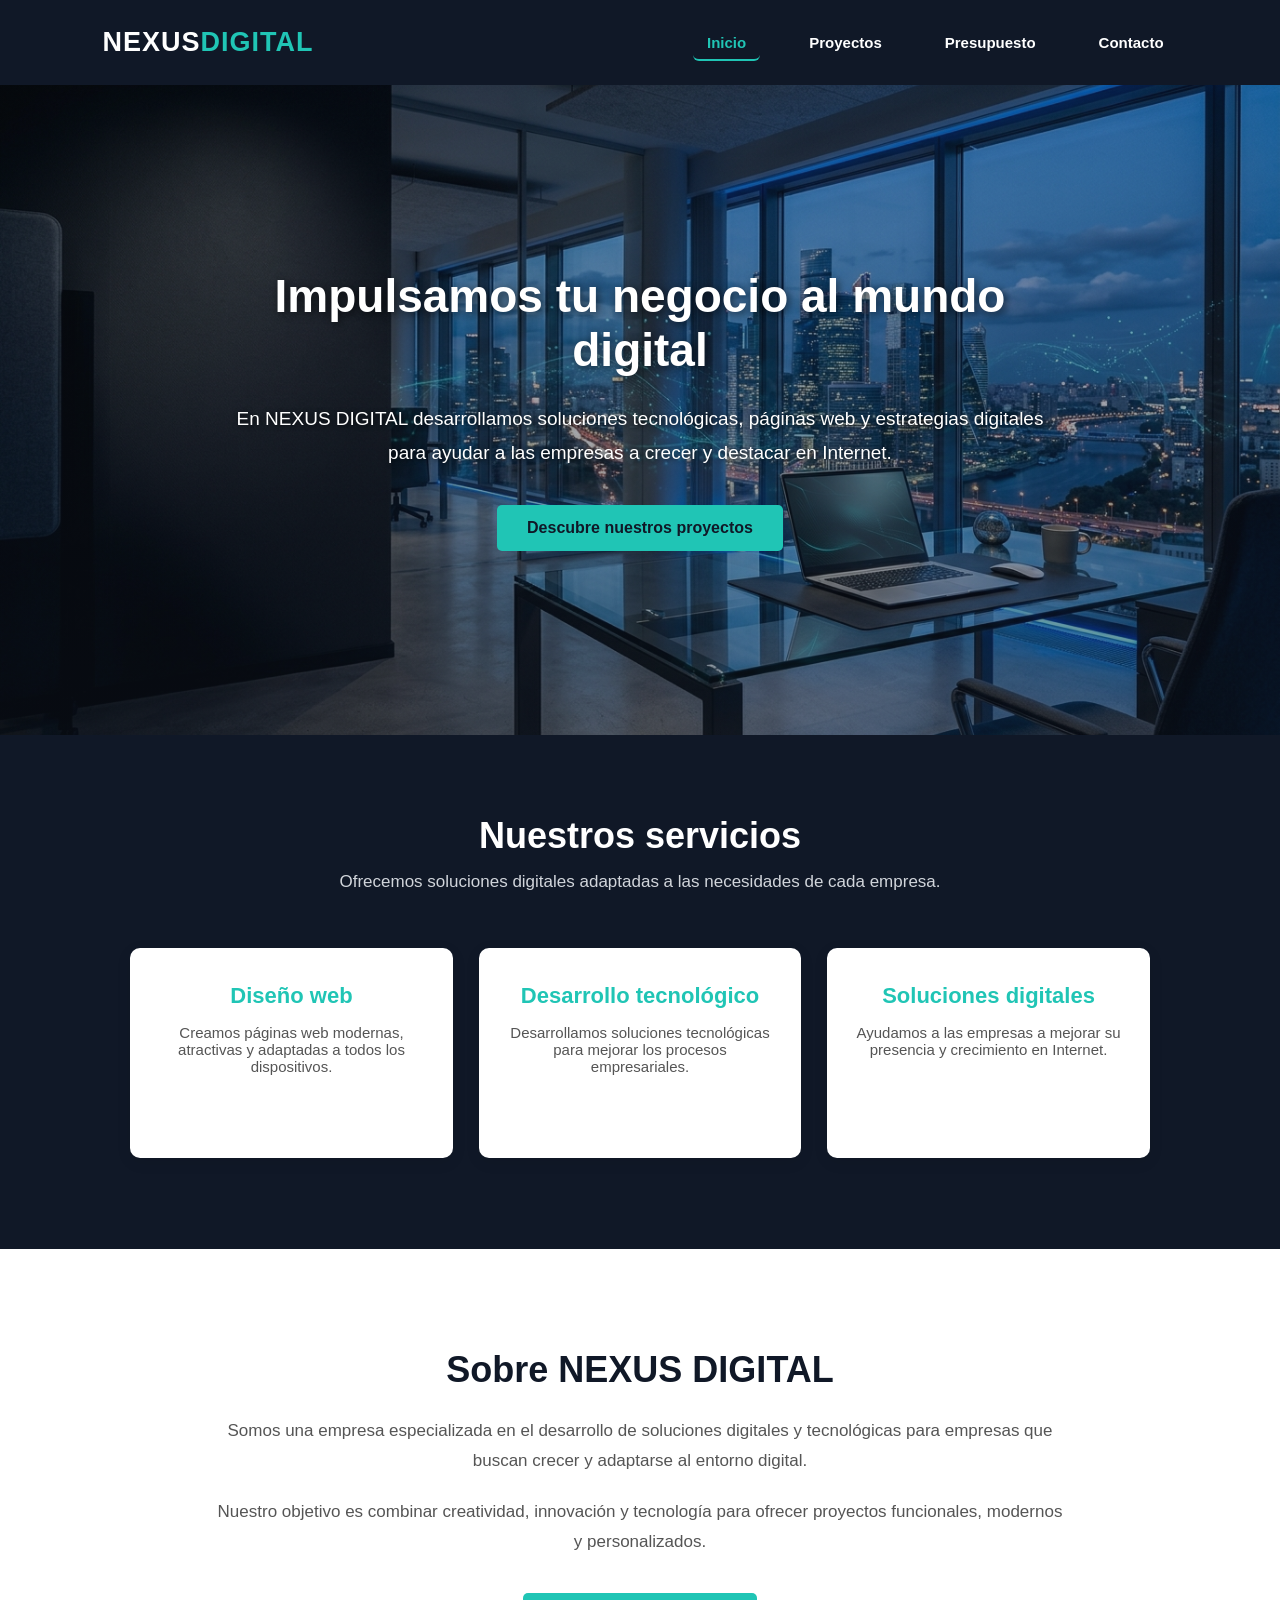
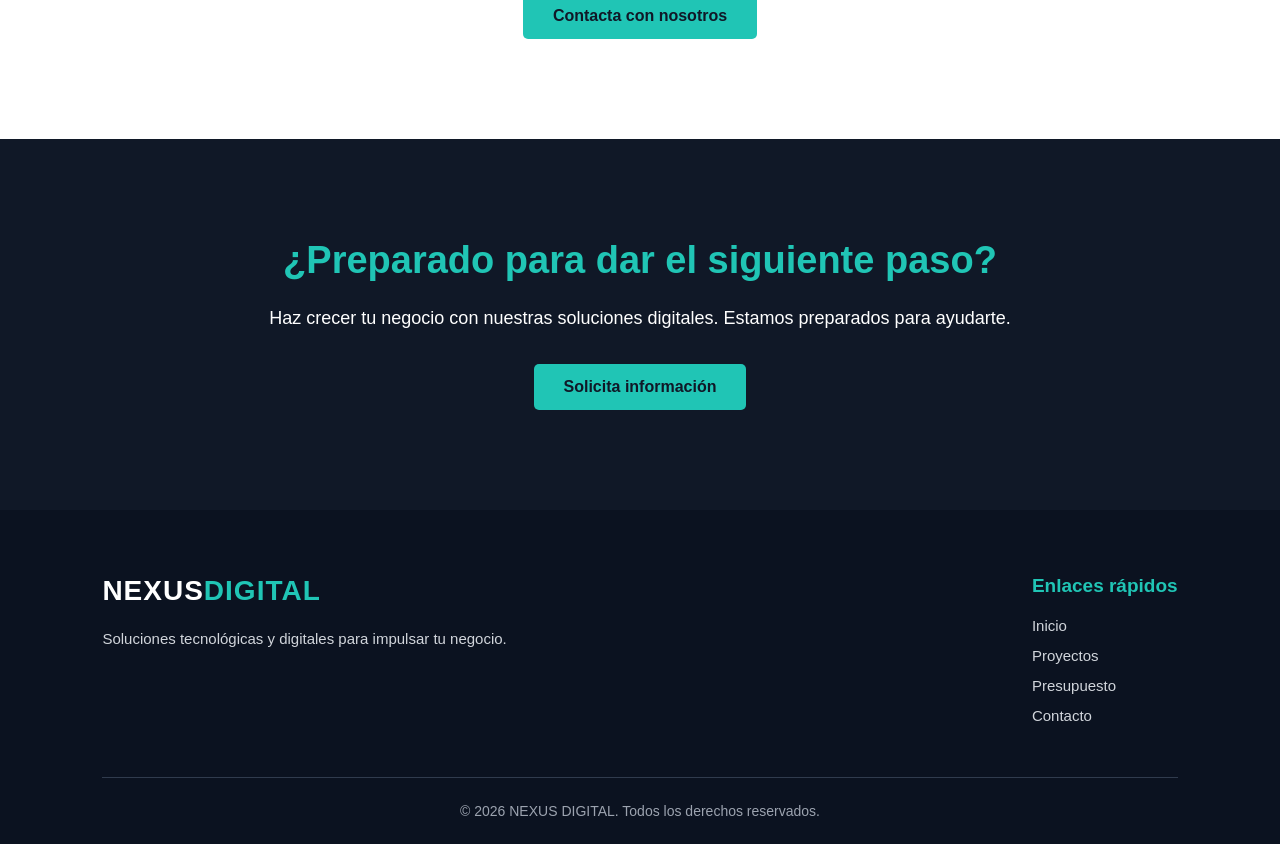
<file: index.html>
<!DOCTYPE html>
<html lang="es">

<head>
    <!-- Configuración del documento -->
    <meta charset="UTF-8">
    <meta name="viewport" content="width=device-width, initial-scale=1.0">

    <!-- Información de la página -->
    <title>NEXUS DIGITAL | Soluciones Tecnológicas</title>

    <meta name="description" content="NEXUS DIGITAL: diseño web, desarrollo tecnológico y soluciones digitales para empresas.">

    <!-- Conexión con nuestra hoja de estilos -->
    <link rel="stylesheet" href="css/style.css">

</head>

<body>

    <!-- ============================================
         CABECERA Y MENÚ DE NAVEGACIÓN
    ============================================== -->

    <header>

        <!-- Logotipo y nombre de la empresa -->
        <div class="logo">
            <a href="index.html">NEXUS<span>DIGITAL</span></a>
        </div>

        <!-- Menú principal -->
        <nav>
            <ul>
                <li><a href="index.html" class="activo">Inicio</a></li>
                <li><a href="portfolio.html">Proyectos</a></li>
                <li><a href="presupuesto.html">Presupuesto</a></li>
                <li><a href="contacto.html">Contacto</a></li>
            </ul>
        </nav>

    </header>


    <!-- ===========================================
         CONTENIDO PRINCIPAL
    ============================================= -->

    <main>

        <!-- ========================================
             SECCIÓN 1: PRESENTACIÓN PRINCIPAL
        ========================================== -->

        <section class="hero">

            <div class="hero-contenido">

                <h1>Impulsamos tu negocio al mundo digital</h1>

                <p>
                    En NEXUS DIGITAL desarrollamos soluciones tecnológicas,
                    páginas web y estrategias digitales para ayudar a las
                    empresas a crecer y destacar en Internet.
                </p>

                <a href="portfolio.html" class="boton">
                    Descubre nuestros proyectos
                </a>

            </div>

        </section>


        <!-- ========================================
             SECCIÓN 2: NUESTROS SERVICIOS
        ========================================== -->

        <section class="servicios">

            <div class="servicios-contenido">

                <h2>Nuestros servicios</h2>

                <p>
                    Ofrecemos soluciones digitales adaptadas a las
                    necesidades de cada empresa.
                </p>

                <!-- Servicio 1 -->
                <article class="servicio">

                    <h3>Diseño web</h3>

                    <p>
                        Creamos páginas web modernas, atractivas
                        y adaptadas a todos los dispositivos.
                    </p>

                </article>

                <!-- Servicio 2 -->
                <article class="servicio">

                    <h3>Desarrollo tecnológico</h3>

                    <p>
                        Desarrollamos soluciones tecnológicas
                        para mejorar los procesos empresariales.
                    </p>

                </article>

                <!-- Servicio 3 -->
                <article class="servicio">

                    <h3>Soluciones digitales</h3>

                    <p>
                        Ayudamos a las empresas a mejorar su
                        presencia y crecimiento en Internet.
                    </p>

                </article>

            </div>

        </section>


        <!-- ========================================
             SECCIÓN 3: SOBRE NOSOTROS
        ========================================== -->

        <section class="sobre-nosotros">

            <div class="sobre-contenido">

                <h2>Sobre NEXUS DIGITAL</h2>

                <p>
                    Somos una empresa especializada en el desarrollo
                    de soluciones digitales y tecnológicas para empresas
                    que buscan crecer y adaptarse al entorno digital.
                </p>

                <p>
                    Nuestro objetivo es combinar creatividad,
                    innovación y tecnología para ofrecer proyectos
                    funcionales, modernos y personalizados.
                </p>

                <a href="contacto.html" class="boton">
                    Contacta con nosotros
                </a>

            </div>

        </section>


        <!-- ========================================
             SECCIÓN 4: LLAMADA A LA ACCIÓN
        ========================================== -->

        <section class="llamada-accion">

            <div class="llamada-contenido">

                <h2>¿Preparado para dar el siguiente paso?</h2>

                <p>
                    Haz crecer tu negocio con nuestras soluciones
                    digitales. Estamos preparados para ayudarte.
                </p>

                <a href="contacto.html" class="boton">
                    Solicita información
                </a>

            </div>

        </section>

    </main>


    <!-- =========================================
         PIE DE PÁGINA
    =========================================== -->

    <footer>

        <div class="footer-contenido">

            <!-- Información de la empresa -->
            <div class="footer-logo">

                <a href="index.html">
                    NEXUS<span>DIGITAL</span>
                </a>

                <p>
                    Soluciones tecnológicas y digitales
                    para impulsar tu negocio.
                </p>

            </div>

            <!-- Enlaces de navegación -->
            <div class="footer-enlaces">

                <h3>Enlaces rápidos</h3>

                <ul>
                    <li><a href="index.html">Inicio</a></li>
                    <li><a href="portfolio.html">Proyectos</a></li>
                    <li><a href="presupuesto.html">Presupuesto</a></li>
                    <li><a href="contacto.html">Contacto</a></li>
                </ul>

            </div>

        </div>

        <!-- Derechos de autor -->
        <div class="footer-derechos">

            <p>
                &copy; 2026 NEXUS DIGITAL.
                Todos los derechos reservados.
            </p>

        </div>

    </footer>

</body>

</html>
</file>
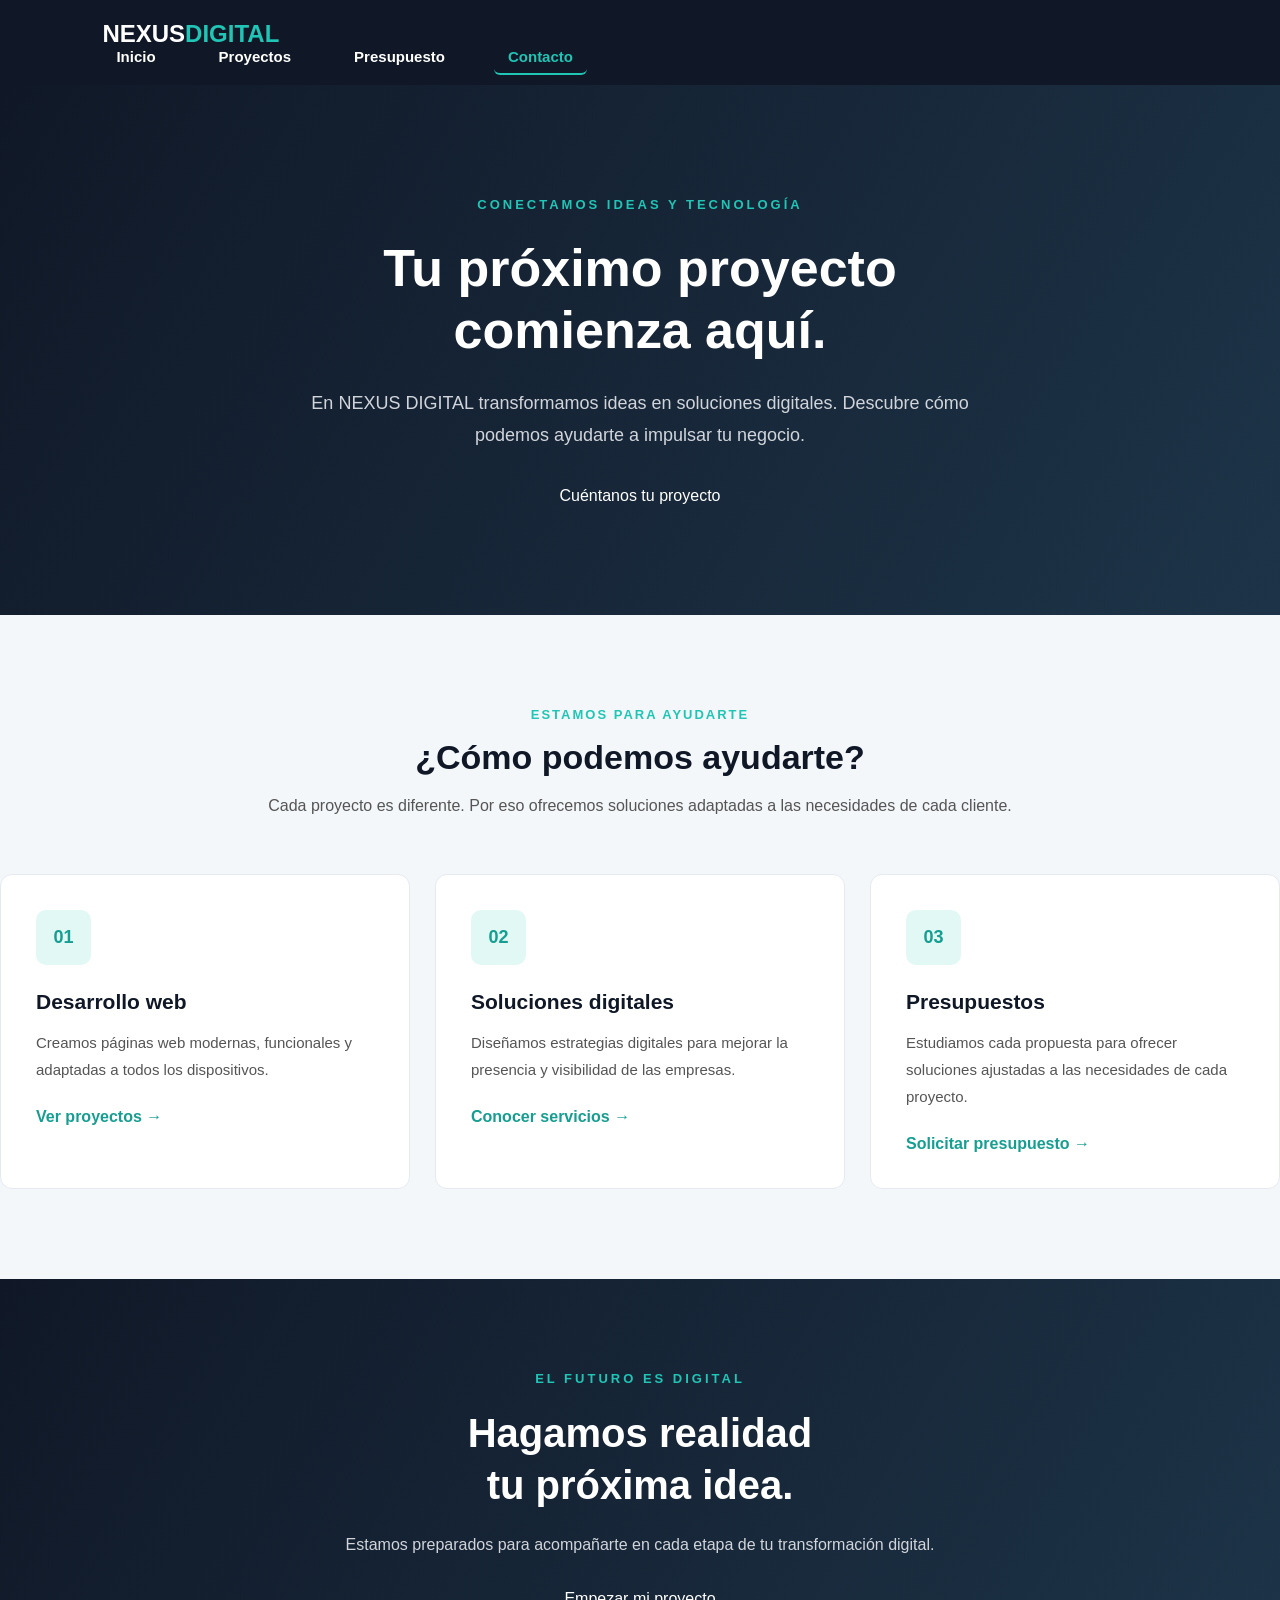
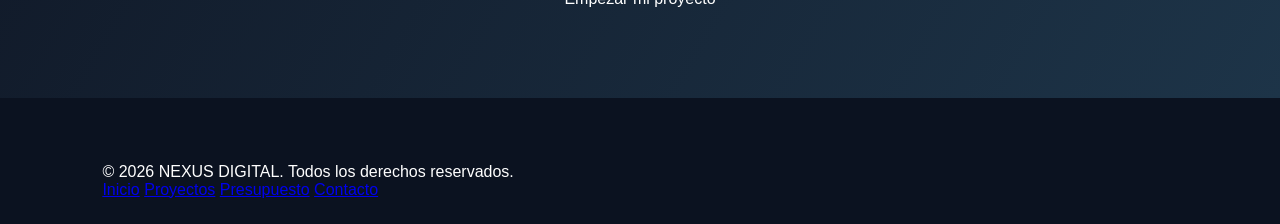
<file: contacto.html>
<!DOCTYPE html>
<html lang="es">

<head>
    <meta charset="UTF-8">
    <meta name="viewport" content="width=device-width, initial-scale=1.0">

    <meta name="description" content="Conoce cómo NEXUS DIGITAL puede ayudarte a desarrollar tu próximo proyecto digital.">

    <title>Contacto | NEXUS DIGITAL</title>

    <link rel="stylesheet" href="css/style.css">
</head>

<body>

    <!-- CABECERA -->
    <header>
        <div class="contenedor">

            <a href="index.html" class="logo">
                NEXUS<span>DIGITAL</span>
            </a>

            <nav>
                <ul>
                    <li><a href="index.html">Inicio</a></li>
                    <li><a href="portfolio.html">Proyectos</a></li>
                    <li><a href="presupuesto.html">Presupuesto</a></li>
                    <li><a href="contacto.html" class="activo">Contacto</a></li>
                </ul>
            </nav>

        </div>
    </header>

    <main>

        <!-- PRESENTACIÓN -->
        <section class="contacto-hero">

            <div class="contenedor">

                <span class="contacto-etiqueta">
                    CONECTAMOS IDEAS Y TECNOLOGÍA
                </span>

                <h1>
                    Tu próximo proyecto<br>
                    comienza aquí.
                </h1>

                <p>
                    En NEXUS DIGITAL transformamos ideas en soluciones digitales.
                    Descubre cómo podemos ayudarte a impulsar tu negocio.
                </p>

                <a href="presupuesto.html" class="boton">
                    Cuéntanos tu proyecto
                </a>

            </div>

        </section>


        <!-- SERVICIOS DE ATENCIÓN -->
        <section class="contacto-servicios">

            <div class="contenedor">

                <div class="contacto-titulo">

                    <span>ESTAMOS PARA AYUDARTE</span>

                    <h2>
                        ¿Cómo podemos ayudarte?
                    </h2>

                    <p>
                        Cada proyecto es diferente. Por eso ofrecemos soluciones
                        adaptadas a las necesidades de cada cliente.
                    </p>

                </div>


                <div class="contacto-tarjetas">

                    <!-- TARJETA 1 -->
                    <article class="contacto-card">

                        <div class="contacto-icono">
                            01
                        </div>

                        <h3>Desarrollo web</h3>

                        <p>
                            Creamos páginas web modernas, funcionales y adaptadas
                            a todos los dispositivos.
                        </p>

                        <a href="portfolio.html">
                            Ver proyectos →
                        </a>

                    </article>


                    <!-- TARJETA 2 -->
                    <article class="contacto-card">

                        <div class="contacto-icono">
                            02
                        </div>

                        <h3>Soluciones digitales</h3>

                        <p>
                            Diseñamos estrategias digitales para mejorar la
                            presencia y visibilidad de las empresas.
                        </p>

                        <a href="index.html">
                            Conocer servicios →
                        </a>

                    </article>


                    <!-- TARJETA 3 -->
                    <article class="contacto-card">

                        <div class="contacto-icono">
                            03
                        </div>

                        <h3>Presupuestos</h3>

                        <p>
                            Estudiamos cada propuesta para ofrecer soluciones
                            ajustadas a las necesidades de cada proyecto.
                        </p>

                        <a href="presupuesto.html">
                            Solicitar presupuesto →
                        </a>

                    </article>

                </div>

            </div>

        </section>


        <!-- LLAMADA A LA ACCIÓN -->
        <section class="contacto-cta">

            <div class="contenedor">

                <span>EL FUTURO ES DIGITAL</span>

                <h2>
                    Hagamos realidad<br>
                    tu próxima idea.
                </h2>

                <p>
                    Estamos preparados para acompañarte en cada etapa
                    de tu transformación digital.
                </p>

                <a href="presupuesto.html" class="boton">
                    Empezar mi proyecto
                </a>

            </div>

        </section>

    </main>


    <!-- PIE DE PÁGINA -->
    <footer>

        <div class="contenedor">

            <p>
                &copy; 2026 NEXUS DIGITAL. Todos los derechos reservados.
            </p>

            <div class="footer-enlaces">

                <a href="index.html">Inicio</a>
                <a href="portfolio.html">Proyectos</a>
                <a href="presupuesto.html">Presupuesto</a>
                <a href="contacto.html">Contacto</a>

            </div>

        </div>

    </footer>

</body>
</html>
</file>
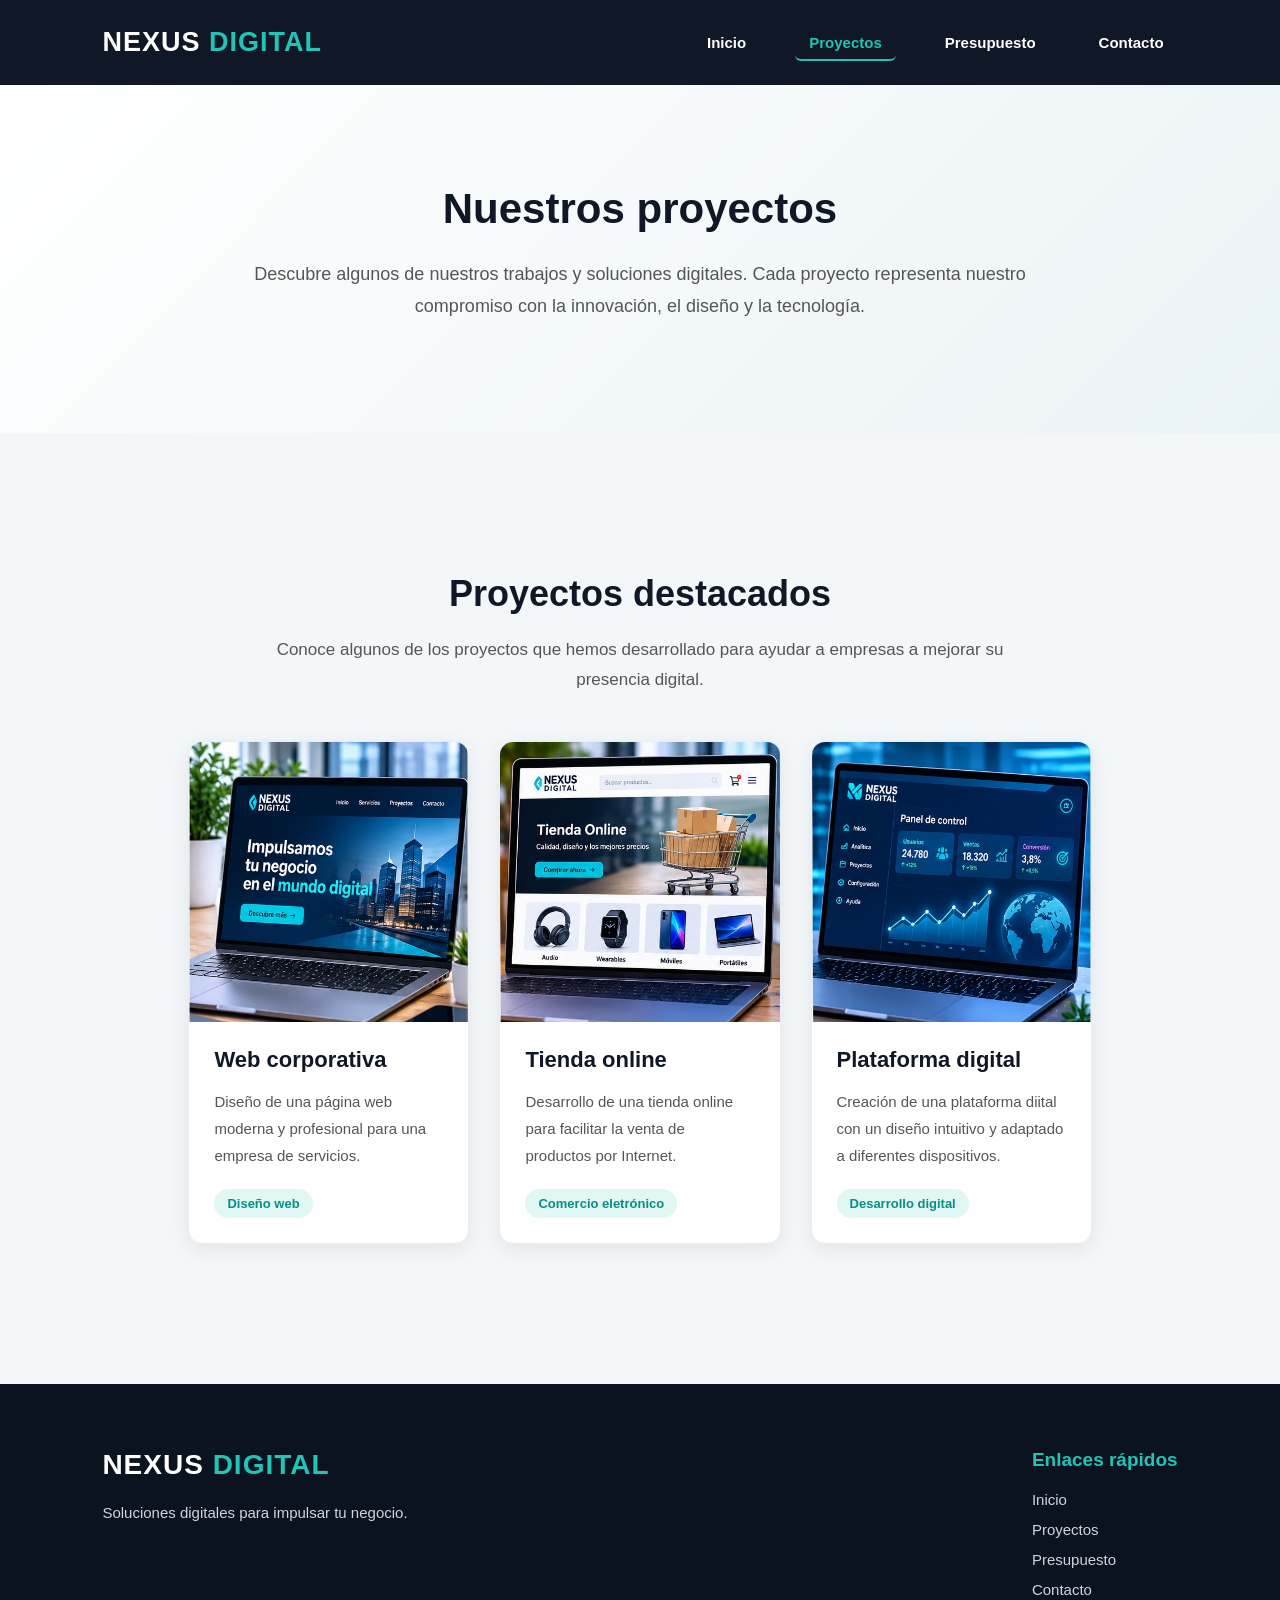
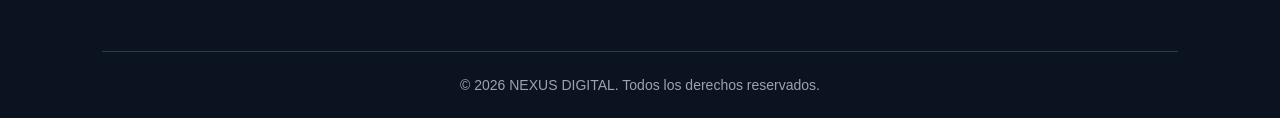
<file: portfolio.html>
<!DOCTYPE html>
<html lang="es">

<head>
    <meta charset="UTF-8">
    <meta name="viewport" content="width=device-width, initial-scale=1.0">
    <meta name="description" content="Descubre los proyectos y trabajos realizados por NEXUS DIGITAL.">
    <title>Proyectos | NEXUS DIGITAL</title>

    <link rel="stylesheet" href="css/style.css">

</head>

<body>

    <!-- CABECERA -->

    <header>

        <div class="logo">
            <a href="index.html">NEXUS <span>DIGITAL</span></a>

        </div>

        <nav>

            <ul>
                <li><a href="index.html">Inicio</a></li>
                <li><a href="portfolio.html" class="activo">Proyectos</a></li>
                <li><a href="presupuesto.html">Presupuesto</a></li>
                <li><a href="contacto.html">Contacto</a></li>

            </ul>
        </nav>
    </header>

    <!-- CONTENIDO PRINCIPAL -->

    <main>

        <!-- PRESENTACIÓN DEL PORTFOLIO -->

        <section class="portfolio-hero">
            <div class="portfolio-contenido">
                <h1>Nuestros proyectos</h1>

                <p>
                    Descubre algunos de nuestros trabajos y soluciones digitales.
                    Cada proyecto representa nuestro compromiso con la innovación,
                    el diseño y la tecnología.

                </p>
            </div>
        </section>

        <!-- GALERÍA DE PROYECTOS -->

        <section class="proyectos">

            <div class="proyectos-contenido">

                <h2>Proyectos destacados</h2>

                <p>
                    Conoce algunos de los proyectos que hemos desarrollado
                    para ayudar a empresas a mejorar su presencia digital.
                </p>

                <div class="proyectos-grid">

                    <!-- PROYECTOS 1 -->

                    <article class="proyecto-card">

                        <div class="proyecto-imagen">
                            <img src="img/proyectos/proyecto1.jpg" alt="Diseño de página web corporativa">
                            </div>

                            <div class="proyecto-info">

                                <h3>Web corporativa</h3>

                                <p>
                                    Diseño de una página web moderna y profesional
                                    para una empresa de servicios.
                                </p>

                                <span>Diseño web</span>

                               </div>

                    </article>

                    <!-- PROYECTO 2 -->

                    <article class="proyecto-card">

                        <div class="proyecto-imagen">
                            <img src="img/proyectos/proyecto2.jpg" alt="Tienda online de productos">

                        </div>

                        <div class="proyecto-info">

                            <h3>Tienda online</h3>

                            <p>
                                Desarrollo de una tienda online para facilitar
                                la venta de productos por Internet.
                            </p>

                            <span>Comercio eletrónico</span>

                        </div>

                    </article>

                    <!-- PROYECTO 3 -->

                    <article class="proyecto-card">

                        <div class="proyecto-imagen">
                            <img src="img/proyectos/proyecto3.jpg" alt="Diseño de plataforma tecnológica">

                        </div>

                        <div class="proyecto-info">

                            <h3>Plataforma digital</h3>

                            <p>
                                Creación de una plataforma diital con un diseño
                                intuitivo y adaptado a diferentes dispositivos.
                            </p>

                            <span>Desarrollo digital</span>

                        </div>

                    </article>

                </div>

            </div>

        </section>

    </main>

    <!-- PIE DE PÁGINA -->

    <footer>

        <div class="footer-contenido">
            <div class="footer-logo">
                <a href="index.html">NEXUS <span>DIGITAL</span></a>

                <p>

                    Soluciones digitales para impulsar tu negocio.

                </p>

            </div>

            <div class="footer-enlaces">

                <h3>Enlaces rápidos</h3>

                <ul>
                    <li><a href="index.html">Inicio</a></li>
                    <li><a href="portfolio.html">Proyectos</a></li>
                    <li><a href="presupuesto.html">Presupuesto</a></li>
                    <li><a href="contacto.html">Contacto</a></li>

                </ul>
            </div>
        </div>

        <div class="footer-derechos">

            <p>
                © 2026 NEXUS DIGITAL. Todos los derechos reservados.
            </p>

        </div>

    </footer>
    
</body>
</html>
</file>
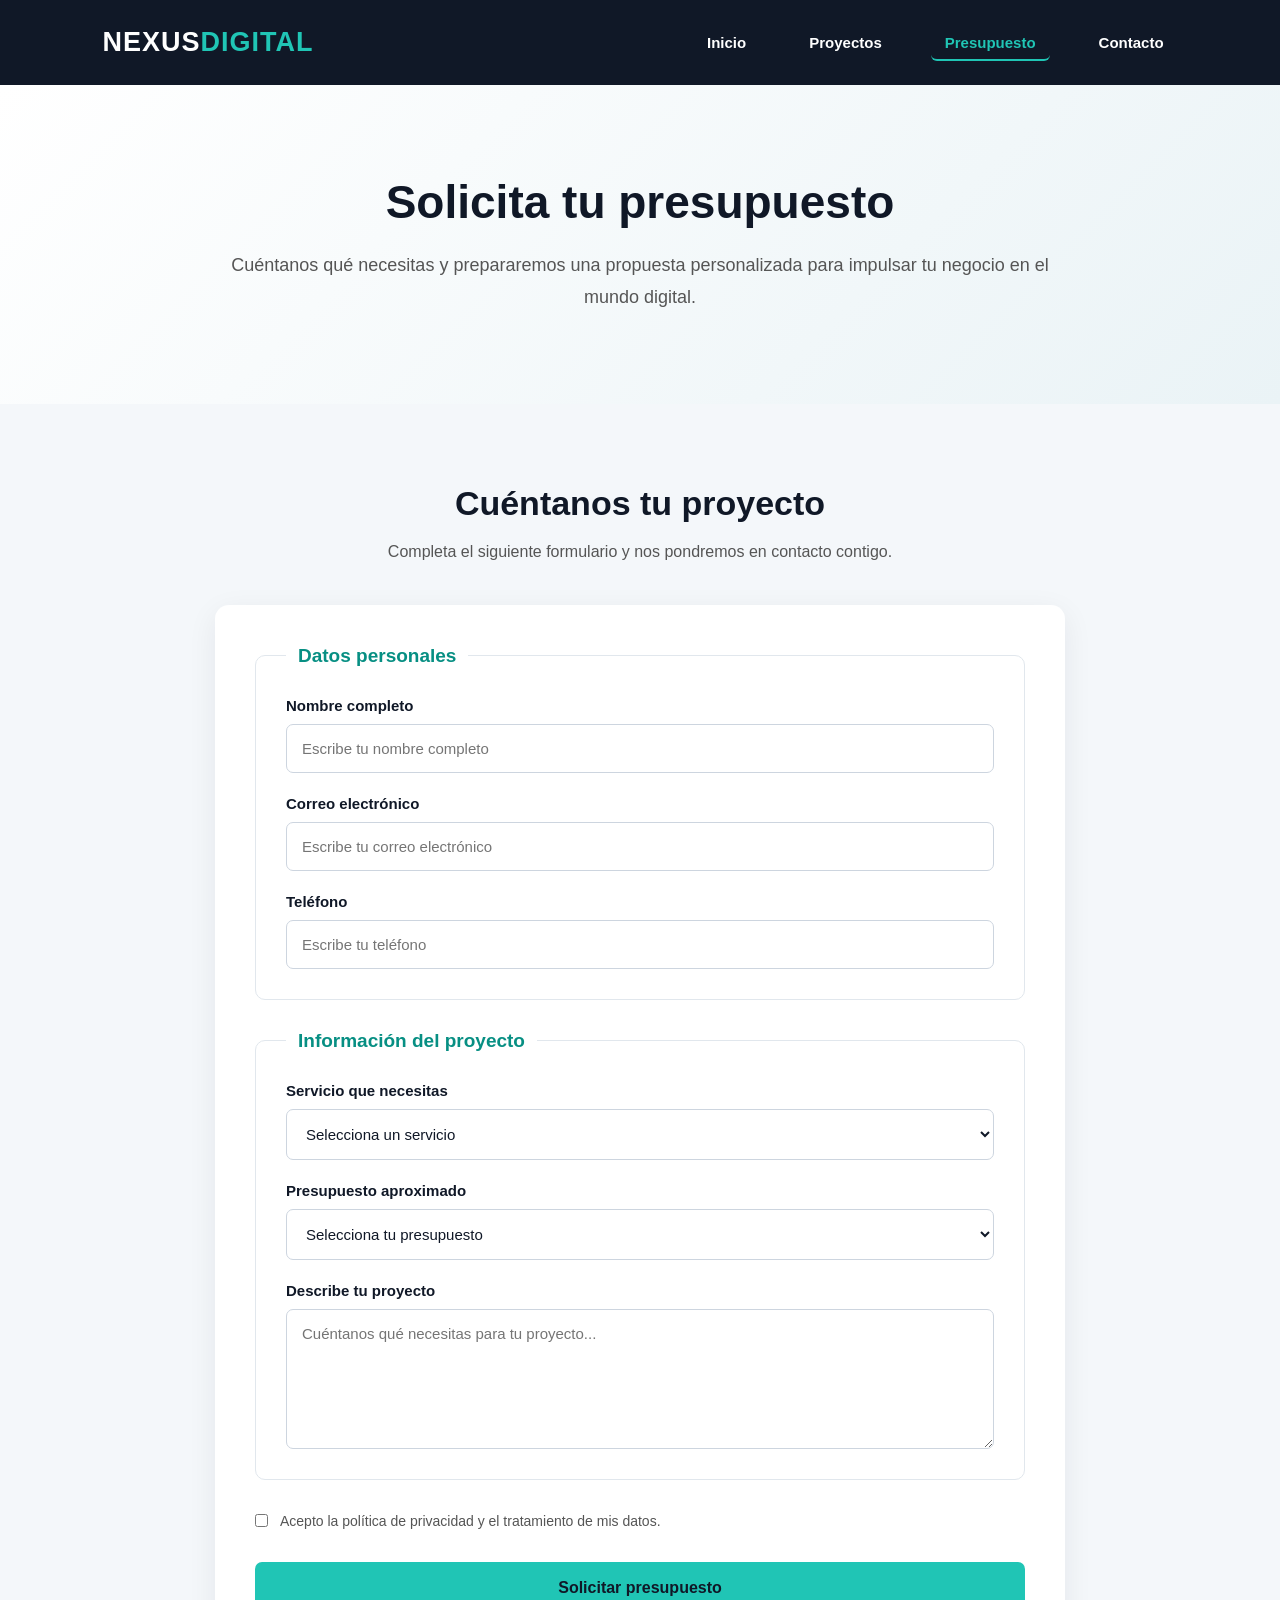
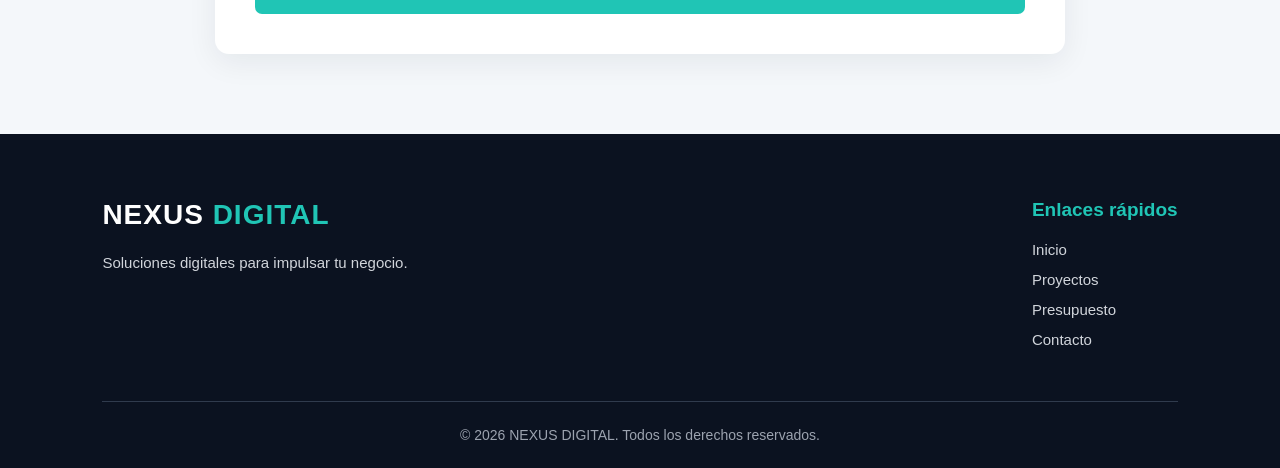
<file: presupuesto.html>
<!DOCTYPE html>
<html lang="es">

<head>
    <meta charset="UTF-8">
    <meta name="viewport" content="width=device-width, initial-scale=1.0">

    <meta name="description" content="Solicita un presupuesto personalizado para tu página web con NEXUS DIGITAL">

    <title>Presupuesto | NEXUS DIGITAL</title>

    <link rel="stylesheet" href="css/style.css">

</head>

<body>

    <!-- CABECERA -->

    <header>

        <div class="logo">
            <a href="index.html">NEXUS<span>DIGITAL</span></a>
        </div>

        <nav>

            <ul>
                <li><a href="index.html">Inicio</a></li>
                <li><a href="portfolio.html">Proyectos</a></li>
                <li><a href="presupuesto.html" class="activo">Presupuesto</a></li>
                <li><a href="contacto.html">Contacto</a></li>
            </ul>

        </nav>

    </header>

    <!-- CONTENIDO PRINCIPAL -->

    <main>

        <!-- PRESENTACIÓN DEL PRESUPUESTO -->

        <section class="presupuesto-hero">

            <div class="formulario-contenido">

                <h1>Solicita tu presupuesto</h1>

                <p>
                    Cuéntanos qué necesitas y prepararemos una propuesta
                    personalizada para impulsar tu negocio en el mundo digital.
                </p>

            </div>

        </section>

        <!-- FORMULARIO DEL PRESUPUESTO -->

        <section class="presupuesto-formulario">

            <div class="presupuesto-contenido">

                <h2>Cuéntanos tu proyecto</h2>

                <p>
                    Completa el siguiente formulario y nos pondremos
                    en contacto contigo.
                </p>

                <form action="#" method="post">

                    <!-- DATOS PERSONALES -->

                    <fieldset>

                        <legend>Datos personales</legend>

                        <div class="campo-formulario">

                            <label for="nombre">Nombre completo</label>

                            <input type="text"
                                id="nombre"
                                name="nombre"
                                placeholder="Escribe tu nombre completo"
                                required>

                        </div>

                        <div class="campo-formulario">

                            <label for="email">Correo electrónico</label>

                            <input type="email"
                                id="email"
                                name="email"
                                placeholder="Escribe tu correo electrónico"
                                required>

                        </div>

                        <div class="campo-formulario">

                            <label for="telefono">Teléfono</label>

                            <input type="tel"
                                id="telefono"
                                name="telefono"
                                placeholder="Escribe tu teléfono">

                        </div>

                    </fieldset>

                    <!-- INFORMACIÓN DEL PROYECTO -->

                    <fieldset>

                        <legend>Información del proyecto</legend>

                        <div class="campo-formulario">

                            <label for="servicio">Servicio que necesitas</label>

                            <select id="servicio" name="servicio" required>

                                <option value="">Selecciona un servicio</option>

                                <option value="web-corporativa">Página web corporativa</option>

                                <option value="tienda-online">Tienda online</option>

                                <option value="web-personalizada">Página web personalizada</option>

                                <option value="redes-sociales">Gestión de redes sociales</option>

                                <option value="otro">Otro servicio</option>

                            </select>

                        </div>

                        <div class="campo-formulario">

                            <label for="presupuesto">Presupuesto aproximado</label>

                            <select id="presupuesto" name="presupuesto" required>

                                <option value="">Selecciona tu presupuesto</option>

                                <option value="menos-500">Menos de 500 €</option>

                                <option value="500-1000">Entre 500 € y 1.000 €</option>

                                <option value="1000-2000">Entre 1.000 € y 2.000 €</option>

                                <option value="mas-2000">Más de 2.000 €</option>

                            </select>

                        </div>

                        <div class="campo-formulario">

                            <label for="descripcion">Describe tu proyecto</label>

                            <textarea id="descripcion"
                                name="descripcion"
                                rows="6"
                                placeholder="Cuéntanos qué necesitas para tu proyecto..."
                                required></textarea>

                        </div>

                    </fieldset>

                    <!-- PROTECCIÓN DE DATOS -->

                    <div class="campo-privacidad">

                        <input type="checkbox"
                            id="privacidad"
                            name="privacidad"
                            required>

                        <label for="privacidad">
                            Acepto la política de privacidad y el tratamiento de mis datos.
                        </label>

                    </div>

                    <!-- BOTÓN DE ENVÍO -->

                    <button type="submit" class="boton-presupuesto">
                        Solicitar presupuesto
                    </button>

                </form>

            </div>

        </section>

    </main>

    <!-- PIE DE PÁGINA -->

    <footer>

        <div class="footer-contenido">

            <div class="footer-logo">

                <a href="index.html">NEXUS <span>DIGITAL</span></a>

                <p>
                    Soluciones digitales para impulsar tu negocio.
                </p>

            </div>

            <div class="footer-enlaces">

                <h3>Enlaces rápidos</h3>

                <ul>
                    <li><a href="index.html">Inicio</a></li>
                    <li><a href="portfolio.html">Proyectos</a></li>
                    <li><a href="presupuesto.html">Presupuesto</a></li>
                    <li><a href="contacto.html">Contacto</a></li>
                </ul>

            </div>

        </div>

        <div class="footer-derechos">

            <p>
                © 2026 NEXUS DIGITAL. Todos los derechos reservados.
            </p>

        </div>

    </footer>

</body>
</html>
</file>
<file: css/style.css>
/* ==============================================
NEXUS DIGITAL
HOJA DE ESTILOS PRINCIPAL
=================================================*/

/* Eliminamos márgenes y espacios predeterminados */
*{
    margin: 0;
    padding: 0;
    box-sizing: border-box;

}

/* Configuración general de la página */
body {
    font-family: Arial, Helvetica, sans-serif;
    background-color: #F4F7FA;
    color: #101827;

}

/* ==================================================
CABECERA Y MENÚ DE NAVEGACIÓN
===================================================== */

header {
    width: 100%;
    min-height: 85px;
    background-color: #101827;
    display: flex;
    justify-content: space-between;
    align-items: center;
    padding: 0 8%;

}

/* Logotipo y nombre de empresa */
.logo a {
    color: #FFFFFF;
    text-decoration: none;
    font-size: 27px;
    font-weight: bold;
    letter-spacing: 1px;

}

/* Color especial para DIGITAL */
.logo span {
    color: #20C5B5;

}

/* Lista del menú */

nav ul {
    list-style: none;
    display: flex;
    align-items: center;
    gap: 35px;

}


/* Enlaces del menú */

nav ul li a {
    color: #FFFFFF;
    text-decoration: none;
    font-size: 15px;
    font-weight: bold;
    padding: 10px 14px;
    border-radius: 6px;
    transition: all 0.3s ease;
}

/* Efecto al pasar el ratón */
nav ul li a:hover {
    color: #20C5B5;
    background-color: rgba(32, 197, 181, 0.10);
}




/* Página actualmente seleccionada */

nav ul li a.activo {
    color: #20C5B5;
    border-bottom: 2px solid #20C5B5;
    padding-bottom: 8px;

}

/* ===================================================
        SECCIÓN 1: HERO - PRESENTACIÓN PRINCIPAL
=================================================== */



.hero {
    width: 100%;
    min-height: 650px;
    display: flex;
    align-items: center;
    justify-content: center;
    padding: 100px 8%;

    background-image: linear-gradient(
        rgba(16, 24, 39, 0.30),
        rgba(16, 24, 39, 0.45)
    ), url("../img/fondo-inicio.jpg");

    background-size: cover;
    background-position: center;
    background-repeat: no-repeat;

    text-align: center;
    color: #FFFFFF;
}



.hero-contenido {
    max-width: 850px;
    margin: 0 auto;

}


.hero h1 {
    color: #FFFFFF;
    font-size: 46px;
    margin-bottom: 25px;
    font-weight: 800;
    text-shadow: 2px 2px 8px rgba(0, 0, 0, 0.6);
}


.hero p {
    color: #FFFFFF;
    font-size: 19px;
    line-height: 1.8;
    margin-bottom: 35px;
    text-shadow: 1px 1px 5px rgba(0, 0, 0, 0.7);
}

.hero .boton {
    display: inline-block;
    background-color: #20C5B5; 
    color: #101827;
    text-decoration: none;
    padding: 14px 30px;
    border-radius: 5px;
    font-weight: bold;
    transition: background-color 0.3s ease;

}

.hero .boton:hover {
    background-color: #FFFFFF;

}

/* ====================================================
    SECCIÓN 2: NUESTROS SERVICIOS
===================================================== */


.servicios {
    width: 100%;
    padding: 80px 8%;
    background-color: #101827;
    text-align: center;
}


.servicios-contenido {
    max-width: 1200px;
    margin: 0 auto;

}


.servicios h2 {
    font-size: 36px;
    color: #FFFFFF;
    margin-bottom: 15px;
}



.servicios-contenido > p {
    font-size: 17px;
    color: #D1D5DB;
    margin-bottom: 45px;
}


/* Tarjetas indivíduales de servicios */

.servicio {
    display: inline-block;
    vertical-align: top;
    width: 30%;
    min-height: 210px;
    background-color: #FFFFFF;
    padding: 35px 25px;
    margin: 1%;
    border-radius: 10px;
    box-shadow: 0 4px 15px rgba(0, 0, 0, 0.08);
    transition: transform 0.3s ease;

}

/* Efecto al pasar el ratón */

.servicio:hover {
    transform: translateY(-8px);

}

.servicio h3 {
    color: #20C5B5;
    font-size: 22px;
    margin-bottom: 15px;

}

.servicio p {
    color: #555555;
    font-size: 15px;

}

/* ===============================================
    SECCIÓN 3: SOBRE NOSOTROS
================================================ */


.sobre-nosotros {
    width: 100%;
    padding: 100px 8%;
    background-color: #FFFFFF;
    text-align: center;
}


.sobre-contenido {
    max-width: 850px;
    margin: 0 auto;
    
}

.sobre-nosotros h2 {
    color: #101827;
    font-size: 36px;
    margin-bottom: 25px;

}

.sobre-nosotros p {
    color: #555555;
    font-size: 17px;
    line-height: 1.8;
    margin-bottom: 20px;

}

.sobre-nosotros .boton {
    display: inline-block;
    background-color: #20C5B5;
    color: #101827;
    text-decoration: none;
    padding: 14px 30px;
    margin-top: 15px;
    border-radius: 5px;
    font-weight: bold;
    transition: background-color 0.3s ease;

}

.sobre-nosotros .boton:hover {
    background-color: #101827;
    color: #FFFFFF;

}

/* =================================================
        SECCIÓN 4: LLAMADA A LA ACCIÓN
================================================= */


.llamada-accion {
    width: 100%;
    padding: 100px 8%;
    background-color: #101827;
    text-align: center;
}


.llamada-contenido {
    max-width: 850px;
    margin: 0 auto;

}


.llamada-accion h2 {
    color: #20C5B5;
    font-size: 38px;
    margin-bottom: 20px;
    font-weight: 800;
}



.llamada-accion p {
    color: #FFFFFF;
    font-size: 18px;
    line-height: 1.8;
    margin-bottom: 30px;
}


.llamada-accion .boton {
    display: inline-block;
    background-color: #20C5B5;
    color: #101827;
    text-decoration: none;
    padding: 14px 30px;
    border-radius: 5px;
    font-weight: bold;
    transition: background-color 0.3s ease;

}

.llamada-accion .boton:hover {
    background-color: #FFFFFF;

}


/* ====================================================
        PIE DE PÁGINA (FOOTER)
===================================================== */

footer {
    width: 100%;
    background-color: #0b1220;
    color: #FFFFFF;
    padding: 65px 8% 25px;
}

/* Contenedor principal del footer */

.footer-contenido {
    max-width: 1200px;
    margin: 0 auto;
    display: flex;
    justify-content: space-between;
    align-items: flex-start;
    gap: 50px;
    padding-bottom: 40px;
}

/* Logotipo del footer */

.footer-logo a {
    color: #FFFFFF;
    font-size: 28px;
    font-weight: 800;
    text-decoration: none;
    letter-spacing: 1px;
}

.footer-logo a span {
    color: #20C5B5;
}

.footer-logo p {
    color: #D1D5DB;
    margin-top: 18px;
    font-size: 15px;
    line-height: 1.8;
}

/* Enlaces del footer */

.footer-enlaces h3 {
    color: #20C5B5;
    font-size: 19px;
    margin-bottom: 20px;
}

.footer-enlaces ul {
    list-style: none;
    padding: 0;
}

.footer-enlaces ul li {
    margin-bottom: 12px;
}

.footer-enlaces ul li a {
    color: #D1D5DB;
    text-decoration: none;
    font-size: 15px;
    transition: color 0.3s ease;
}

.footer-enlaces ul li a:hover {
    color: #20C5B5;
}

/* Derechos de autor */

.footer-derechos {
    max-width: 1200px;
    margin: 0 auto;
    border-top: 1px solid #303B4D;
    padding-top: 25px;
    text-align: center;
    color: #9CA3AF;
    font-size: 14px;
}


/* ===================================================
    DISEÑO RESPONSIVE - TABLETAS Y MÓVILES
==================================================== */

/* TABLETAS */

@media screen and (max-width: 768px) {

    /* Cabecera */

    header {
        flex-direction: column;
        padding: 20px 5%;
        gap: 20px;

    }

    nav ul {
        flex-wrap: wrap;
        justify-content: center;
        gap: 15px;

    }

    /* HERO */

    .hero {
        padding: 60px 5%;
        min-height: auto;

    }

    .hero h1 {
        font-size: 34px;

    }

    /* SERVICIOS */

    .servicios-contenido {
        flex-direction: column;

    }

    .servicio {
        width: 100%;

    }

    /* SOBRE NOSOTROS */

    .sobre-nosotros {
        padding: 60px 5%;

    }

    /* LLAMADA A LA ACCIÓN */

    .llamada-accion {
        padding: 60px 5%;

    }

    /* FOOTER */

    .footer-contenido {
        flex-direction: column;
        gap: 30px;

    }

}

/* TELÉFONOS MÓVILES */

@media screen and (max-width: 480px) {

    /* Cabecera */

    header {
        padding: 20px 4%;

    }

    nav ul {
        gap: 12px;

    }

    nav ul li a {
        font-size: 14px;

    }

    /* HERO */

    .hero h1 {
        font-size: 28px;

    }

    .hero p {
        font-size: 16px;

    }

    /* TÍTULOS */

    .servicios h2,
    .sobre-nosotros h2,
    .llamada-accion h2 {
        font-size: 26px;

    }

    /* SERVICIOS */

    .servicios {
        padding: 50px 5%;

    }

    .servicio {
        padding: 25px 20px;

    }

    /* BOTONES */

    .hero .boton,
    .sobre-nosotros .boton,
    .llamada-accion .boton {
        padding: 12px 20px;
        font-size: 14px;

    }

    /* FOOTER */

    footer {
        padding: 40px 5% 20px;

    }

}

/* ============================================
    GALERÍA DE PROYECTOS
============================================= */

.proyectos {
    padding: 80px 8%;
    background-color: #F4F7FA;

}

.proyectos-contenido {
    max-width: 1450px;
    width: 100%;
    margin: 0 auto;

}

.proyectos-grid {
    display: grid;
    grid-template-columns: repeat(3, minmax(0, 1fr));
    gap: 35px;
    margin-top: 50px;
    width: 100%;

}

.proyecto-card {
    background-color: #FFFFFF;
    border-radius: 14px;
    overflow: hidden;
    box-shadow: 0 5px 20px rgba(0, 0, 0, 0.08);
    transition: transform 0.3s ease, box-shadow 0.3s ease;
    border: 1px solid #e8edf2;

}

.proyecto-card:hover {
    transform: translateY(-10px);
    box-shadow: 0 15px 35px rgba(16, 24, 39, 0.15);

}

.proyecto-imagen {
    width: 100%;
    height: 300px;
    overflow: hidden;
}

.proyecto-imagen img {
    width: 100%;
    height: 100%;
    object-fit: cover;
    display: block;
}


.proyecto-info {
    padding: 25px;

}

.proyecto-info h3 {
    color: #101827;
    font-size: 21px;
    margin-bottom: 12px;

}

.proyecto-info p {
    color: #555555;
    font-size: 15px;
    line-height: 1.7;
    margin-bottom: 18px;

}

.proyecto-info span {
    display: inline-block;
    background-color: #E0F7F4;
    color: #078f83;
    padding: 7px 13px;
    border-radius: 20px;
    font-size: 13px;
    font-weight: 600;

}

/* ===========================================
    RESPONSIVE - GALERÍA DE PROYECTOS
============================================ */

/* TABLETAS */

@media screen and (max-width: 768px) {

    .proyectos {
        padding: 60px 5%;

    }

    .proyectos-grid {
        grid-template-columns: repeat(2, 1fr);
        gap: 20px;

    }

    .proyecto-imagen {
        height: 200px;

    }

}

/* TELÉFONOS MÓVILES */

@media  screen and (max-width: 480px) {

    .proyectos-grid {
        grid-template-columns: 1fr;
        gap: 25px;

    }

    .proyecto-imagen {
        height: 220px;

    }

    .proyecto-info {
        padding: 20px;

    }
    
}

/* =================================================
    PRESENTACIÓN DEL PORTFOLIO
================================================= */

.portfolio-hero {
    width: 100%;
    padding: 100px 8%;
    background: linear-gradient(135deg, #FFFFFF, #EAF3F6);
    text-align: center;

}

.portfolio-contenido {
    max-width: 850px;
    margin: 0 auto;

}

.portfolio-hero h1 {
    color: #101827;
    font-size: 42px;
    margin-bottom: 25px;
    font-weight: bold;

}

.portfolio-hero p {
    color: #555555;
    font-size: 18px;
    line-height: 1.8;
    margin-bottom: 10px;

}

/* ==================================================
    TEXTOS Y TÍTULOS DEL PORTFOLIO
================================================== */

.proyectos {
    text-align: center;

}

.proyectos h2 {
    color: #101827;
    font-size: 36px;
    margin-bottom: 20px;

}

.proyectos-contenido > p {
    max-width: 750px;
    margin: 0 auto 45px;
    color: #555555;
    font-size: 17px;
    line-height: 1.8;

}

/* TEXTOS DE LAS TARJETAS */

.proyecto-info {
    padding: 25px;
    text-align: left;
}



.proyecto-info h3 {
    color: #101827;
    font-size: 22px;
    margin-bottom: 15px;

}

.proyecto-info p {
    color: #555555;
    font-size: 15px;
    line-height: 1.8;
    margin-bottom: 20px;

}

.proyectos-info span {
    display: inline-block;
    background-color: #E0F7F4;
    color: #078f83;
    padding: 8px 15px;
    border-radius: 20px;
    font-size: 13px;
    font-weight: bold;

}


/* ======================================================
   PÁGINA DE PRESUPUESTO
======================================================= */

/* PRESENTACIÓN */

.presupuesto-hero {
    width: 100%;
    padding: 90px 8%;
    background: linear-gradient(135deg, #FFFFFF, #EAF3F6);
    text-align: center;
}

.presupuesto-hero .formulario-contenido {
    max-width: 850px;
    margin: 0 auto;
}

.presupuesto-hero h1 {
    color: #101827;
    font-size: 46px;
    margin-bottom: 20px;
}

.presupuesto-hero p {
    color: #555555;
    font-size: 18px;
    line-height: 1.8;
}


/* SECCIÓN DEL FORMULARIO */

.presupuesto-formulario {
    width: 100%;
    padding: 80px 8%;
    background-color: #F4F7FA;
}

.presupuesto-contenido {
    max-width: 850px;
    margin: 0 auto;
}

.presupuesto-contenido h2 {
    color: #101827;
    font-size: 34px;
    text-align: center;
    margin-bottom: 15px;
}

.presupuesto-contenido > p {
    color: #555555;
    font-size: 16px;
    line-height: 1.7;
    text-align: center;
    margin-bottom: 40px;
}


/* TARJETA DEL FORMULARIO */

.presupuesto-contenido form {
    background-color: #FFFFFF;
    padding: 40px;
    border-radius: 14px;
    box-shadow: 0 8px 30px rgba(16, 24, 39, 0.07);
}


/* AGRUPACIÓN DE CAMPOS */

.presupuesto-contenido fieldset {
    border: 1px solid #E1E7ED;
    border-radius: 10px;
    padding: 30px;
    margin-bottom: 30px;
    background-color: #FFFFFF;
}

.presupuesto-contenido legend {
    color: #078F83;
    font-size: 19px;
    font-weight: bold;
    padding: 0 12px;
}


/* CAMPOS */

.campo-formulario {
    display: flex;
    flex-direction: column;
    margin-bottom: 22px;
}

.campo-formulario:last-child {
    margin-bottom: 0;
}

.campo-formulario label {
    color: #101827;
    font-size: 15px;
    font-weight: bold;
    margin-bottom: 10px;
}

.campo-formulario input,
.campo-formulario select,
.campo-formulario textarea {
    width: 100%;
    padding: 15px;
    border: 1px solid #CDD5DF;
    border-radius: 7px;
    background-color: #FFFFFF;
    color: #101827;
    font-family: Arial, Helvetica, sans-serif;
    font-size: 15px;
    transition: border-color 0.3s ease, box-shadow 0.3s ease;
}

.campo-formulario input:focus,
.campo-formulario select:focus,
.campo-formulario textarea:focus {
    outline: none;
    border-color: #20C5B5;
    box-shadow: 0 0 0 3px rgba(32, 197, 181, 0.12);
}

.campo-formulario textarea {
    resize: vertical;
    min-height: 140px;
}


/* PRIVACIDAD */

.campo-privacidad {
    display: flex;
    align-items: flex-start;
    gap: 12px;
    margin-bottom: 30px;
}

.campo-privacidad input {
    margin-top: 4px;
    accent-color: #20C5B5;
}

.campo-privacidad label {
    color: #555555;
    font-size: 14px;
    line-height: 1.6;
}


/* BOTÓN */

.boton-presupuesto {
    display: block;
    width: 100%;
    padding: 17px;
    background-color: #20C5B5;
    color: #101827;
    border: none;
    border-radius: 7px;
    font-size: 16px;
    font-weight: bold;
    cursor: pointer;
    transition: all 0.3s ease;
}

.boton-presupuesto:hover {
    background-color: #101827;
    color: #FFFFFF;
    transform: translateY(-2px);
}


/* ADAPTACIÓN A MÓVILES */

@media (max-width: 768px) {

    .presupuesto-hero {
        padding: 65px 6%;
    }

    .presupuesto-hero h1 {
        font-size: 34px;
    }

    .presupuesto-hero p {
        font-size: 16px;
    }

    .presupuesto-formulario {
        padding: 55px 5%;
    }

    .presupuesto-contenido h2 {
        font-size: 27px;
    }

    .presupuesto-contenido form {
        padding: 22px 16px;
    }

    .presupuesto-contenido fieldset {
        padding: 22px 15px;
    }

}



/* =========================================
   CONTACTO - DISEÑO PROFESIONAL
========================================= */

/* PRESENTACIÓN */

.contacto-hero {
    background: linear-gradient(120deg, #101827, #1D3448);
    padding: 110px 0;
    text-align: center;
    color: #FFFFFF;
}

.contacto-etiqueta {
    display: inline-block;
    color: #20C5B5;
    font-size: 13px;
    font-weight: bold;
    letter-spacing: 3px;
    margin-bottom: 25px;
}

.contacto-hero h1 {
    font-size: 52px;
    line-height: 1.2;
    margin-bottom: 25px;
}

.contacto-hero p {
    max-width: 680px;
    margin: 0 auto 35px;
    color: #D1D5DB;
    font-size: 18px;
    line-height: 1.8;
}

.contacto-hero .boton {
    display: inline-block;
    text-decoration: none;
}


/* SERVICIOS DE CONTACTO */

.contacto-servicios {
    padding: 90px 0;
    background-color: #F4F7FA;
}

.contacto-titulo {
    text-align: center;
    max-width: 750px;
    margin: 0 auto 55px;
}

.contacto-titulo span {
    color: #20C5B5;
    font-size: 13px;
    font-weight: bold;
    letter-spacing: 2px;
}

.contacto-titulo h2 {
    color: #101827;
    font-size: 34px;
    margin: 15px 0;
}

.contacto-titulo p {
    color: #555555;
    font-size: 16px;
    line-height: 1.7;
}

.contacto-tarjetas {
    display: grid;
    grid-template-columns: repeat(3, 1fr);
    gap: 25px;
}

.contacto-card {
    background-color: #FFFFFF;
    padding: 35px;
    border-radius: 12px;
    border: 1px solid #E5EAF0;
    transition: transform 0.3s ease, box-shadow 0.3s ease;
}

.contacto-card:hover {
    transform: translateY(-8px);
    box-shadow: 0 12px 30px rgba(16, 24, 39, 0.10);
}

.contacto-icono {
    width: 55px;
    height: 55px;
    background-color: #E2F8F5;
    color: #159E91;
    display: flex;
    align-items: center;
    justify-content: center;
    border-radius: 10px;
    font-size: 18px;
    font-weight: bold;
    margin-bottom: 25px;
}

.contacto-card h3 {
    color: #101827;
    font-size: 21px;
    margin-bottom: 15px;
}

.contacto-card p {
    color: #555555;
    line-height: 1.8;
    font-size: 15px;
    margin-bottom: 25px;
}

.contacto-card a {
    color: #159E91;
    font-weight: bold;
    text-decoration: none;
}

.contacto-card a:hover {
    color: #101827;
}


/* LLAMADA A LA ACCIÓN */

.contacto-cta {
    background: linear-gradient(120deg, #101827, #1D3448);
    padding: 90px 0;
    text-align: center;
    color: #FFFFFF;
}

.contacto-cta span {
    color: #20C5B5;
    font-size: 13px;
    font-weight: bold;
    letter-spacing: 3px;
}

.contacto-cta h2 {
    font-size: 40px;
    line-height: 1.3;
    margin: 20px 0;
}

.contacto-cta p {
    color: #D1D5DB;
    font-size: 16px;
    line-height: 1.8;
    max-width: 650px;
    margin: 0 auto 30px;
}

.contacto-cta .boton {
    display: inline-block;
    text-decoration: none;
}


/* RESPONSIVE */

@media (max-width: 768px) {

    .contacto-hero {
        padding: 75px 20px;
    }

    .contacto-hero h1 {
        font-size: 36px;
    }

    .contacto-hero p {
        font-size: 16px;
    }

    .contacto-servicios {
        padding: 65px 20px;
    }

    .contacto-titulo h2 {
        font-size: 28px;
    }

    .contacto-tarjetas {
        grid-template-columns: 1fr;
    }

    .contacto-cta {
        padding: 70px 20px;
    }

    .contacto-cta h2 {
        font-size: 32px;
    }

}

/* =================================
   LOGOTIPO NEXUS DIGITAL
================================= */

header .logo,
header .logo:visited,
header .logo:hover,
header .logo:active {
    color: #FFFFFF;
    text-decoration: none;
    font-size: 24px;
    font-weight: bold;
}

header .logo span {
    color: #20C5B5;
}


/* CORREGIR COLOR DEL BOTÓN DE CONTACTO */

.contacto-hero .boton,
.contacto-hero .boton:visited,
.contacto-hero .boton:hover,
.contacto-hero .boton:active {
    color: #FFFFFF;
    text-decoration: none;
}

.contacto-cta .boton,
.contacto-cta .boton:visited,
.contacto-cta .boton:hover,
.contacto-cta .boton:active {
    color: #FFFFFF;
    text-decoration: none;
}


/* TARJETAS DE PROYECTOS */

.proyectos-contenido {
    display: grid;
    grid-template-columns: repeat(3, 1fr);
    gap: 30px;
    padding: 60px 8%;
}

.proyecto {
    background-color: #FFFFFF;
    border-radius: 12px;
    overflow: hidden;
    box-shadow: 0 5px 20px rgba(0, 0, 0, 0.08);
    transition: transform 0.3s ease, box-shadow 0.3s ease;
}

.proyecto:hover {
    transform: translateY(-8px);
    box-shadow: 0 12px 30px rgba(0, 0, 0, 0.15);
}

.proyecto img {
    width: 100%;
    height: 230px;
    object-fit: cover;
    display: block;
}

.proyecto h3 {
    color: #101827;
    font-size: 22px;
    margin: 20px 20px 10px;
}

.proyecto p {
    color: #555555;
    font-size: 15px;
    line-height: 1.7;
    margin: 0 20px 25px;
}


/* RESPONSIVE PORTFOLIO */

@media (max-width: 900px) {
    .proyectos-contenido {
        grid-template-columns: repeat(2, 1fr);
        padding: 40px 5%;
    }
}

@media (max-width: 600px) {
    .portfolio-hero {
        padding: 70px 5%;
    }

    .portfolio-hero h1 {
        font-size: 32px;
    }

    .portfolio-hero p {
        font-size: 16px;
    }

    .proyectos-contenido {
        grid-template-columns: 1fr;
        padding: 30px 5%;
        gap: 25px;
    }

    .proyecto img {
        height: 220px;
    }
}



/* ==========================================
   CORRECCIÓN DE DISTRIBUCIÓN DEL PORTFOLIO
========================================== */

.proyectos-contenido {
    display: block !important;
    width: 100%;
    max-width: 1200px;
    margin: 0 auto;
}

.proyectos-contenido > h2 {
    display: block;
    width: 100%;
    text-align: center;
    margin-bottom: 20px;
}

.proyectos-contenido > p {
    display: block;
    width: 100%;
    max-width: 750px;
    margin: 0 auto 45px;
    text-align: center;
}

.proyectos-grid {
    display: grid !important;
    grid-template-columns: repeat(3, minmax(0, 1fr));
    gap: 30px;
    width: 100%;
    margin: 0 auto;
}

.proyecto-card {
    width: 100%;
    min-width: 0;
}

.proyecto-imagen {
    width: 100%;
    height: 280px;
    overflow: hidden;
}

.proyecto-imagen img {
    width: 100%;
    height: 100%;
    object-fit: cover;
    display: block;
}

/* TABLETAS */
@media screen and (max-width: 768px) {
    .proyectos-grid {
        grid-template-columns: repeat(2, minmax(0, 1fr));
    }
}

/* MÓVILES */
@media screen and (max-width: 480px) {
    .proyectos-grid {
        grid-template-columns: 1fr;
    }
}
</file>
